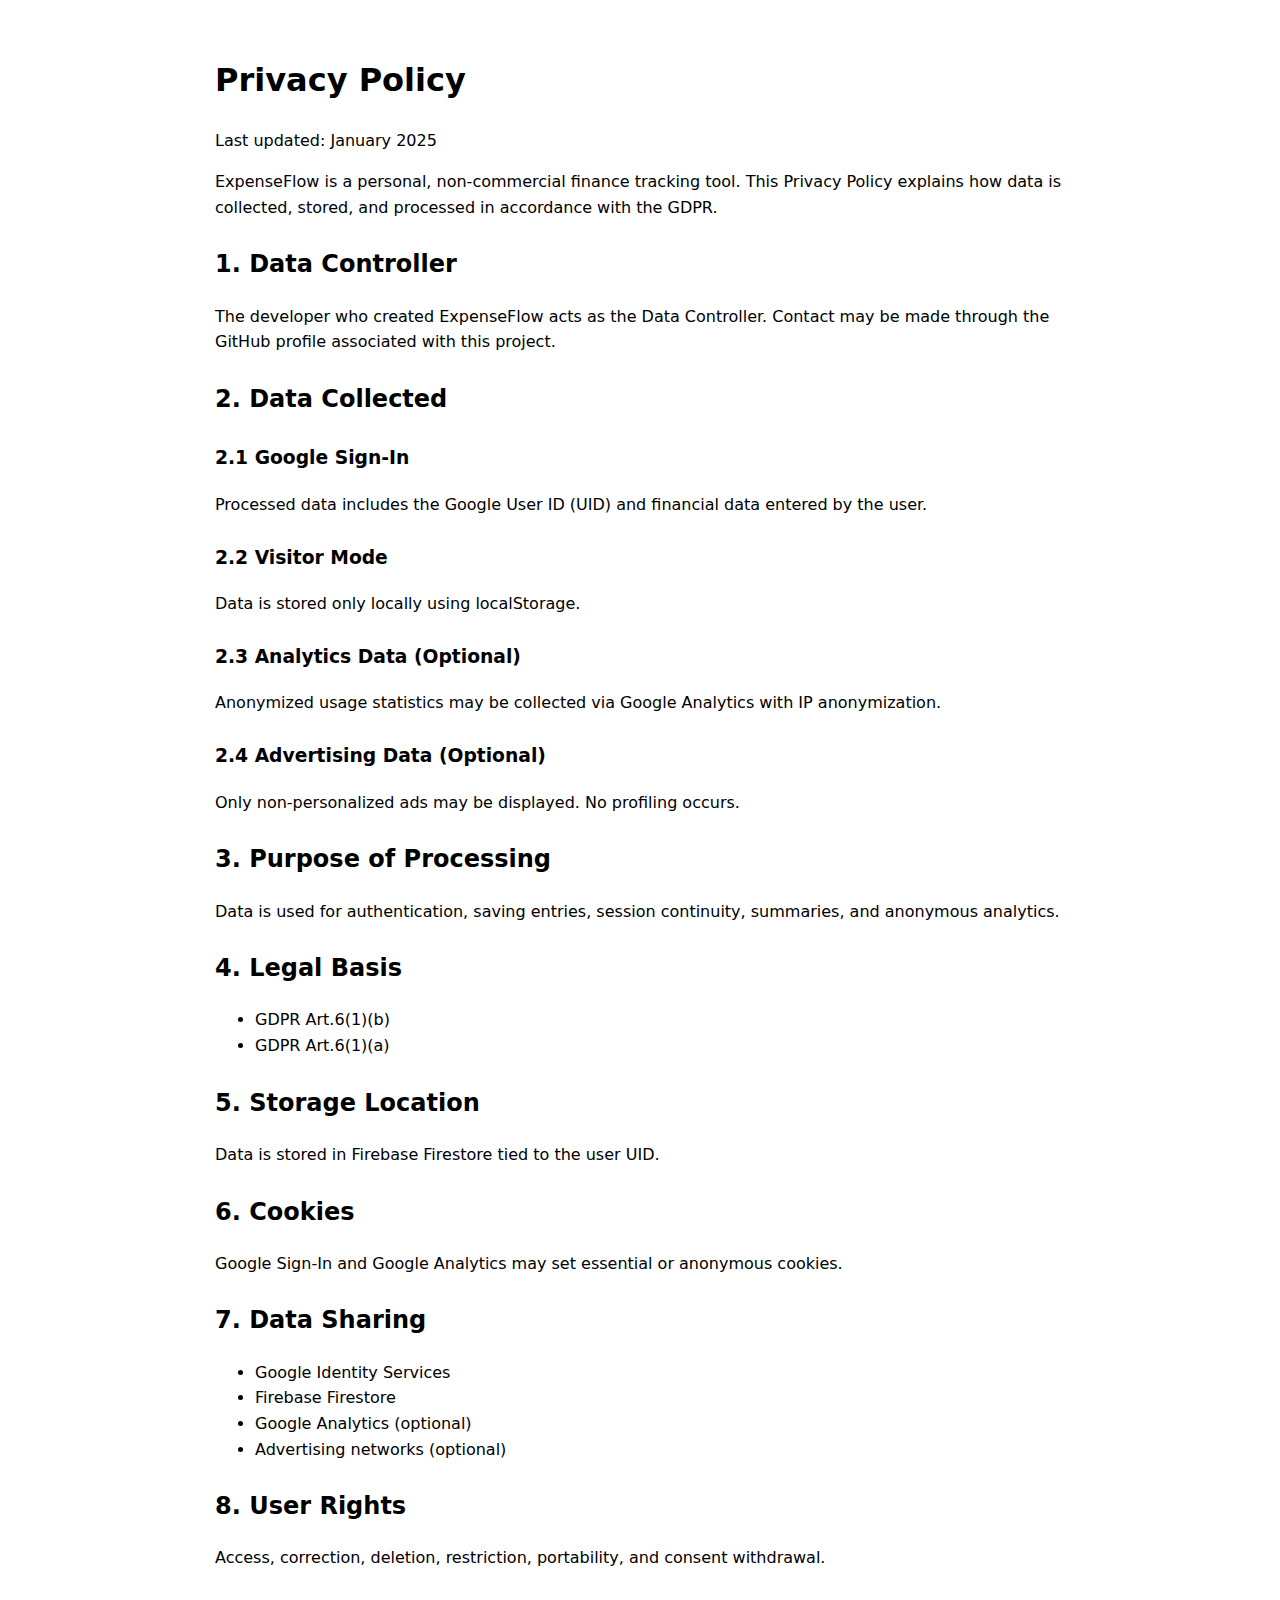
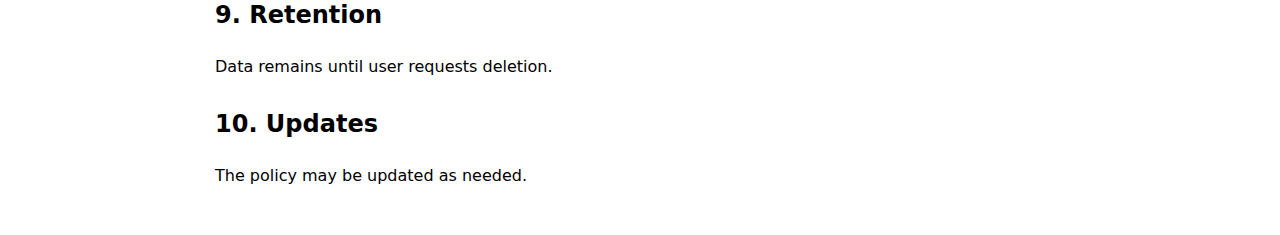
<file: T&A/privacy.html>
<!DOCTYPE html>
<html lang="en">
<head>
<meta charset="UTF-8">
<title>Privacy Policy – ExpenseFlow</title>
<style>body{font-family:system-ui,sans-serif;padding:30px;line-height:1.6;max-width:850px;margin:auto;}h1,h2,h3{margin-top:25px;}</style>
</head>
<body>
<h1>Privacy Policy</h1>
<p>Last updated: January 2025</p>
<p>ExpenseFlow is a personal, non-commercial finance tracking tool. This Privacy Policy explains how data is collected, stored, and processed in accordance with the GDPR.</p>
<h2>1. Data Controller</h2>
<p>The developer who created ExpenseFlow acts as the Data Controller. Contact may be made through the GitHub profile associated with this project.</p>
<h2>2. Data Collected</h2>
<h3>2.1 Google Sign-In</h3>
<p>Processed data includes the Google User ID (UID) and financial data entered by the user.</p>
<h3>2.2 Visitor Mode</h3>
<p>Data is stored only locally using localStorage.</p>
<h3>2.3 Analytics Data (Optional)</h3>
<p>Anonymized usage statistics may be collected via Google Analytics with IP anonymization.</p>
<h3>2.4 Advertising Data (Optional)</h3>
<p>Only non-personalized ads may be displayed. No profiling occurs.</p>
<h2>3. Purpose of Processing</h2>
<p>Data is used for authentication, saving entries, session continuity, summaries, and anonymous analytics.</p>
<h2>4. Legal Basis</h2>
<ul><li>GDPR Art.6(1)(b)</li><li>GDPR Art.6(1)(a)</li></ul>
<h2>5. Storage Location</h2>
<p>Data is stored in Firebase Firestore tied to the user UID.</p>
<h2>6. Cookies</h2>
<p>Google Sign-In and Google Analytics may set essential or anonymous cookies.</p>
<h2>7. Data Sharing</h2>
<ul><li>Google Identity Services</li><li>Firebase Firestore</li><li>Google Analytics (optional)</li><li>Advertising networks (optional)</li></ul>
<h2>8. User Rights</h2>
<p>Access, correction, deletion, restriction, portability, and consent withdrawal.</p>
<h2>9. Retention</h2>
<p>Data remains until user requests deletion.</p>
<h2>10. Updates</h2>
<p>The policy may be updated as needed.</p>
</body>
</html>
</file>
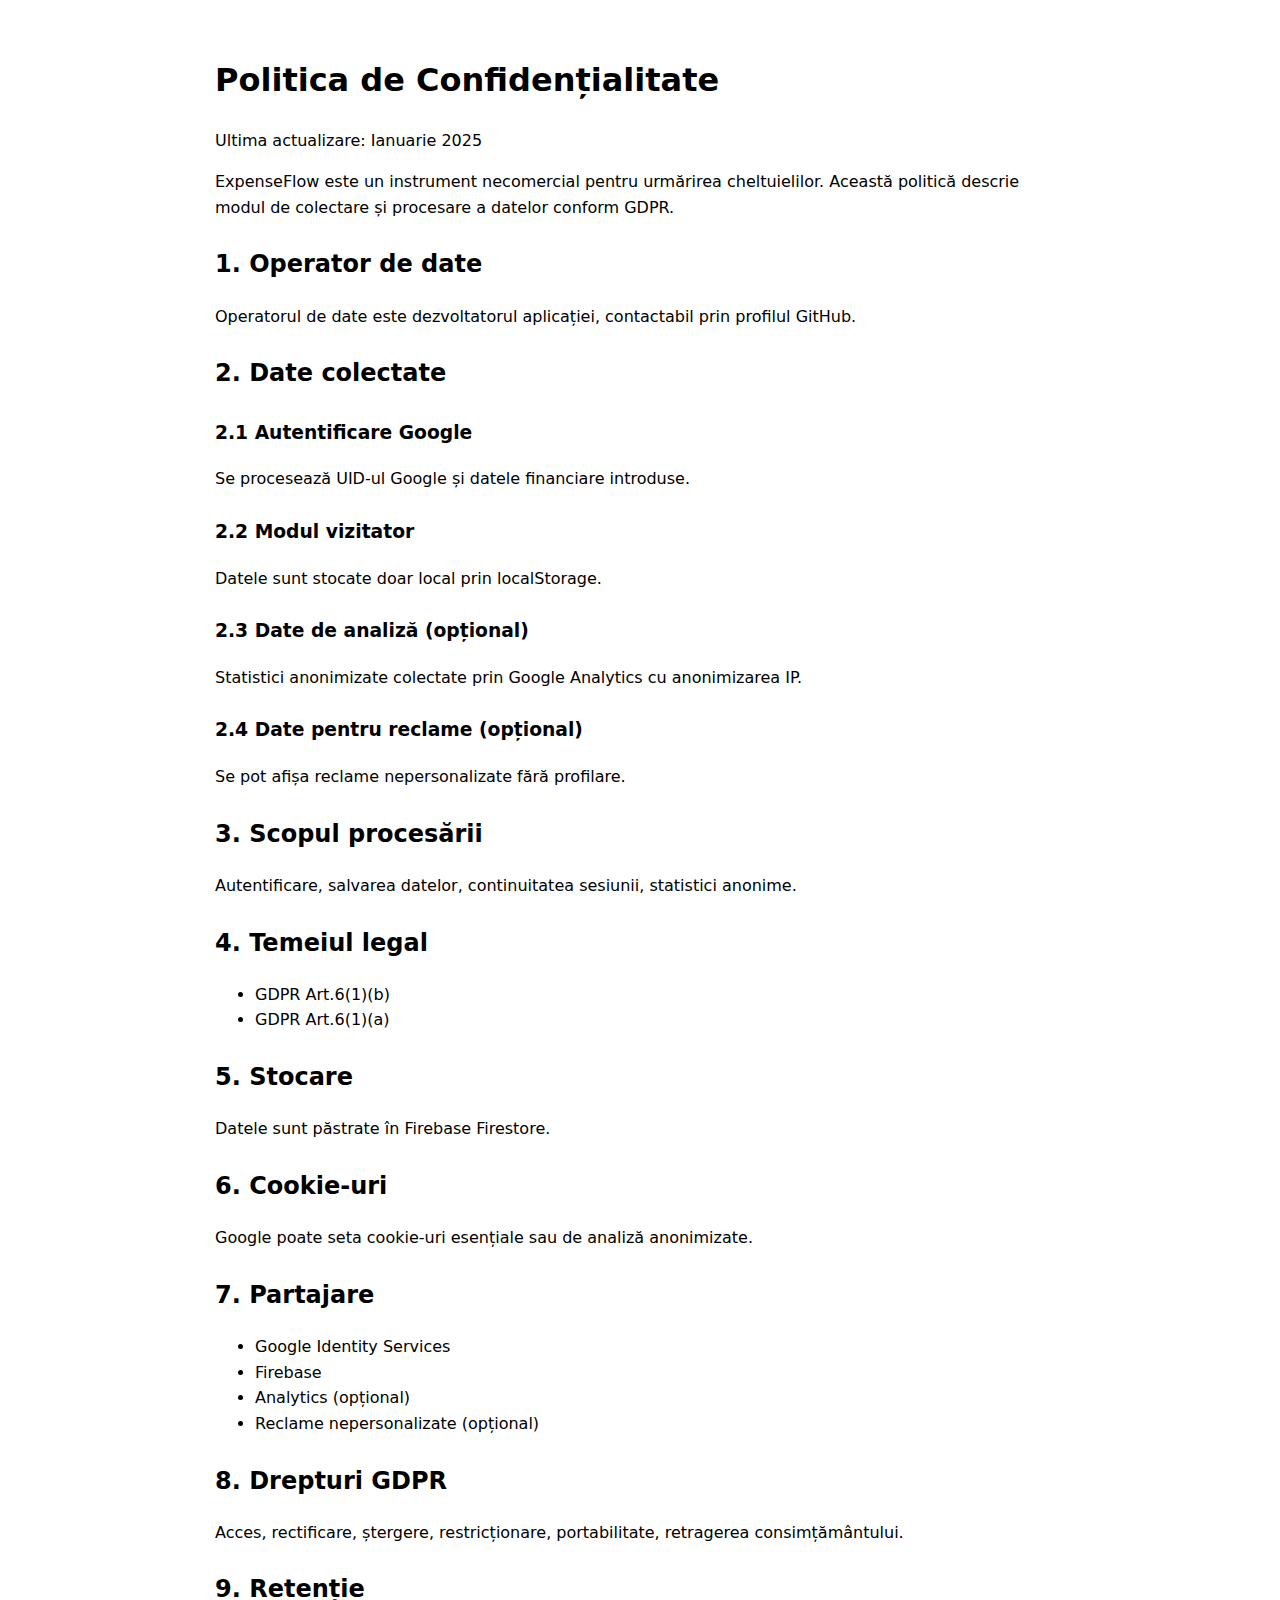
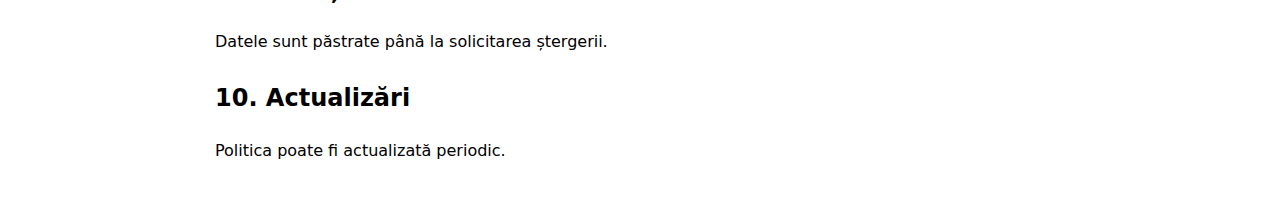
<file: T&A/privacy_ro.html>
<!DOCTYPE html>
<html lang="ro">
<head>
<meta charset="UTF-8">
<title>Politica de Confidențialitate – ExpenseFlow</title>
<style>body{font-family:system-ui,sans-serif;padding:30px;line-height:1.6;max-width:850px;margin:auto;}h1,h2,h3{margin-top:25px;}</style>
</head>
<body>
<h1>Politica de Confidențialitate</h1>
<p>Ultima actualizare: Ianuarie 2025</p>
<p>ExpenseFlow este un instrument necomercial pentru urmărirea cheltuielilor. Această politică descrie modul de colectare și procesare a datelor conform GDPR.</p>
<h2>1. Operator de date</h2>
<p>Operatorul de date este dezvoltatorul aplicației, contactabil prin profilul GitHub.</p>
<h2>2. Date colectate</h2>
<h3>2.1 Autentificare Google</h3>
<p>Se procesează UID-ul Google și datele financiare introduse.</p>
<h3>2.2 Modul vizitator</h3>
<p>Datele sunt stocate doar local prin localStorage.</p>
<h3>2.3 Date de analiză (opțional)</h3>
<p>Statistici anonimizate colectate prin Google Analytics cu anonimizarea IP.</p>
<h3>2.4 Date pentru reclame (opțional)</h3>
<p>Se pot afișa reclame nepersonalizate fără profilare.</p>
<h2>3. Scopul procesării</h2>
<p>Autentificare, salvarea datelor, continuitatea sesiunii, statistici anonime.</p>
<h2>4. Temeiul legal</h2>
<ul><li>GDPR Art.6(1)(b)</li><li>GDPR Art.6(1)(a)</li></ul>
<h2>5. Stocare</h2>
<p>Datele sunt păstrate în Firebase Firestore.</p>
<h2>6. Cookie-uri</h2>
<p>Google poate seta cookie-uri esențiale sau de analiză anonimizate.</p>
<h2>7. Partajare</h2>
<ul><li>Google Identity Services</li><li>Firebase</li><li>Analytics (opțional)</li><li>Reclame nepersonalizate (opțional)</li></ul>
<h2>8. Drepturi GDPR</h2>
<p>Acces, rectificare, ștergere, restricționare, portabilitate, retragerea consimțământului.</p>
<h2>9. Retenție</h2>
<p>Datele sunt păstrate până la solicitarea ștergerii.</p>
<h2>10. Actualizări</h2>
<p>Politica poate fi actualizată periodic.</p>
</body>
</html>
</file>
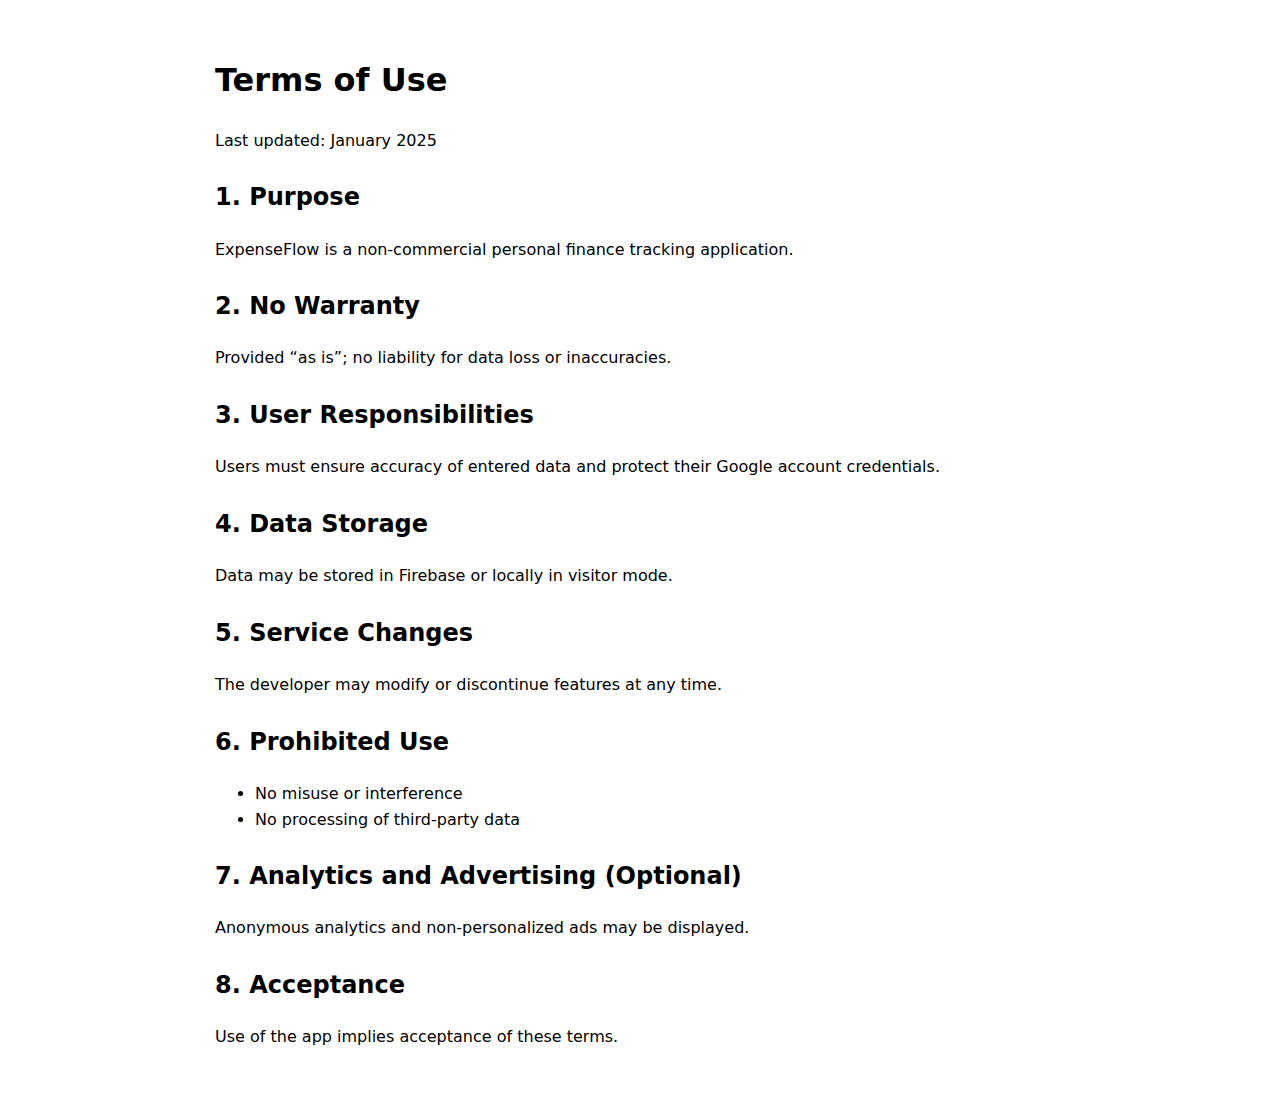
<file: T&A/terms.html>
<!DOCTYPE html>
<html lang="en">
<head>
<meta charset="UTF-8">
<title>Terms of Use – ExpenseFlow</title>
<style>body{font-family:system-ui,sans-serif;padding:30px;line-height:1.6;max-width:850px;margin:auto;}h1,h2{margin-top:25px;}</style>
</head>
<body>
<h1>Terms of Use</h1>
<p>Last updated: January 2025</p>
<h2>1. Purpose</h2>
<p>ExpenseFlow is a non-commercial personal finance tracking application.</p>
<h2>2. No Warranty</h2>
<p>Provided “as is”; no liability for data loss or inaccuracies.</p>
<h2>3. User Responsibilities</h2>
<p>Users must ensure accuracy of entered data and protect their Google account credentials.</p>
<h2>4. Data Storage</h2>
<p>Data may be stored in Firebase or locally in visitor mode.</p>
<h2>5. Service Changes</h2>
<p>The developer may modify or discontinue features at any time.</p>
<h2>6. Prohibited Use</h2>
<ul><li>No misuse or interference</li><li>No processing of third-party data</li></ul>
<h2>7. Analytics and Advertising (Optional)</h2>
<p>Anonymous analytics and non-personalized ads may be displayed.</p>
<h2>8. Acceptance</h2>
<p>Use of the app implies acceptance of these terms.</p>
</body>
</html>
</file>
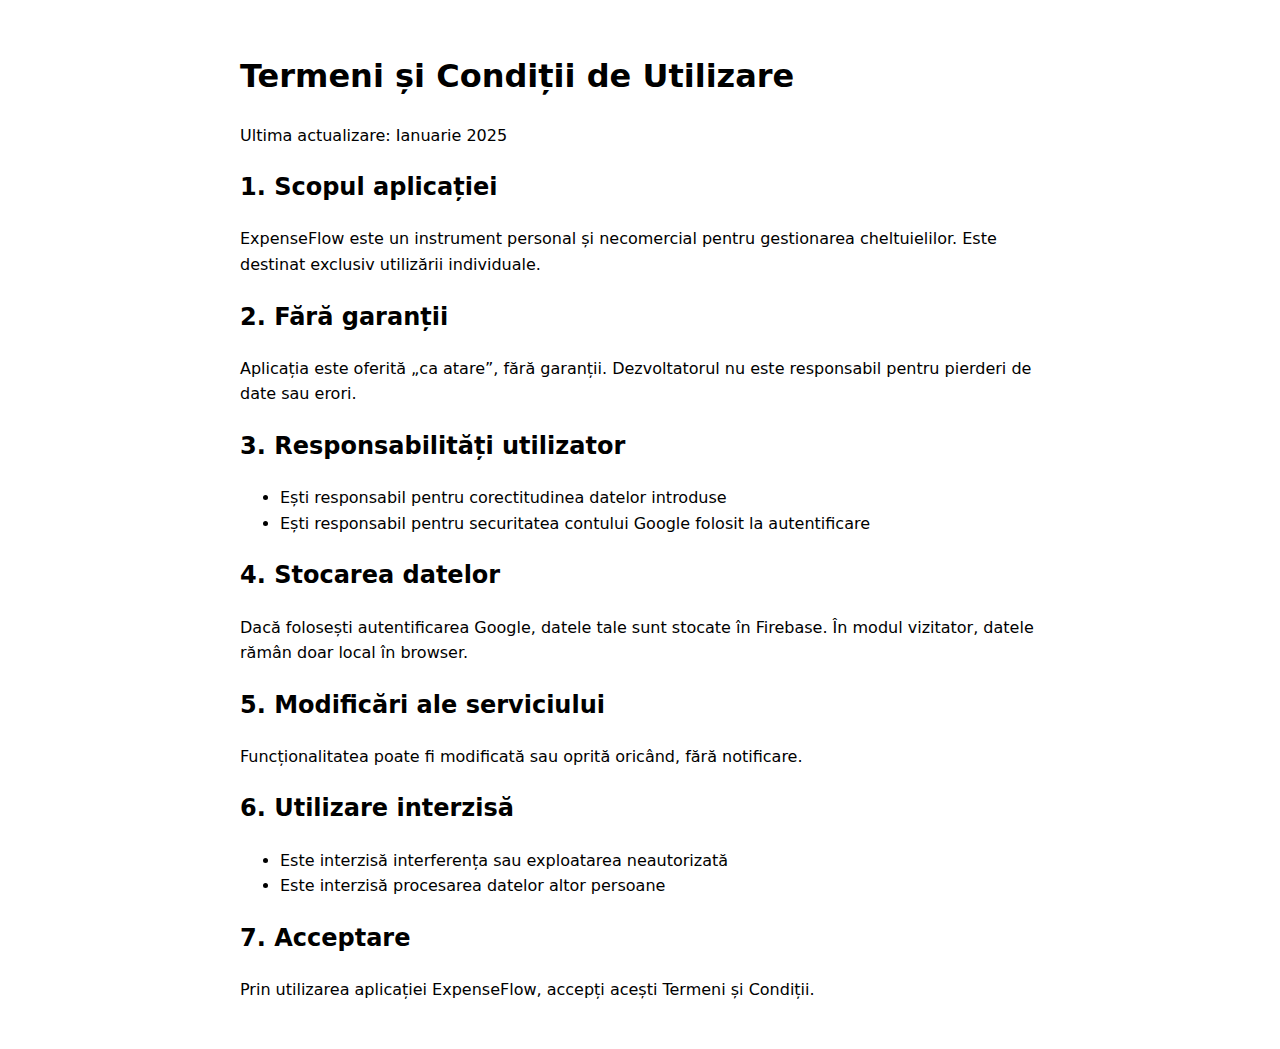
<file: T&A/terms_ro.html>
<!DOCTYPE html>
<html lang="ro">
<head>
  <meta charset="UTF-8">
  <title>Termeni și Condiții – ExpenseFlow</title>
  <style>
    body { font-family: system-ui, sans-serif; padding: 30px; line-height: 1.6; max-width: 800px; margin: auto; }
    h1 { margin-bottom: 20px; }
  </style>
</head>
<body>

<h1>Termeni și Condiții de Utilizare</h1>
<p>Ultima actualizare: Ianuarie 2025</p>

<h2>1. Scopul aplicației</h2>
<p>
ExpenseFlow este un instrument personal și necomercial pentru gestionarea cheltuielilor.  
Este destinat exclusiv utilizării individuale.
</p>

<h2>2. Fără garanții</h2>
<p>
Aplicația este oferită „ca atare”, fără garanții.  
Dezvoltatorul nu este responsabil pentru pierderi de date sau erori.
</p>

<h2>3. Responsabilități utilizator</h2>
<ul>
  <li>Ești responsabil pentru corectitudinea datelor introduse</li>
  <li>Ești responsabil pentru securitatea contului Google folosit la autentificare</li>
</ul>

<h2>4. Stocarea datelor</h2>
<p>
Dacă folosești autentificarea Google, datele tale sunt stocate în Firebase.  
În modul vizitator, datele rămân doar local în browser.
</p>

<h2>5. Modificări ale serviciului</h2>
<p>
Funcționalitatea poate fi modificată sau oprită oricând, fără notificare.
</p>

<h2>6. Utilizare interzisă</h2>
<ul>
  <li>Este interzisă interferența sau exploatarea neautorizată</li>
  <li>Este interzisă procesarea datelor altor persoane</li>
</ul>

<h2>7. Acceptare</h2>
<p>
Prin utilizarea aplicației ExpenseFlow, accepți acești Termeni și Condiții.
</p>

</body>
</html>
</file>
